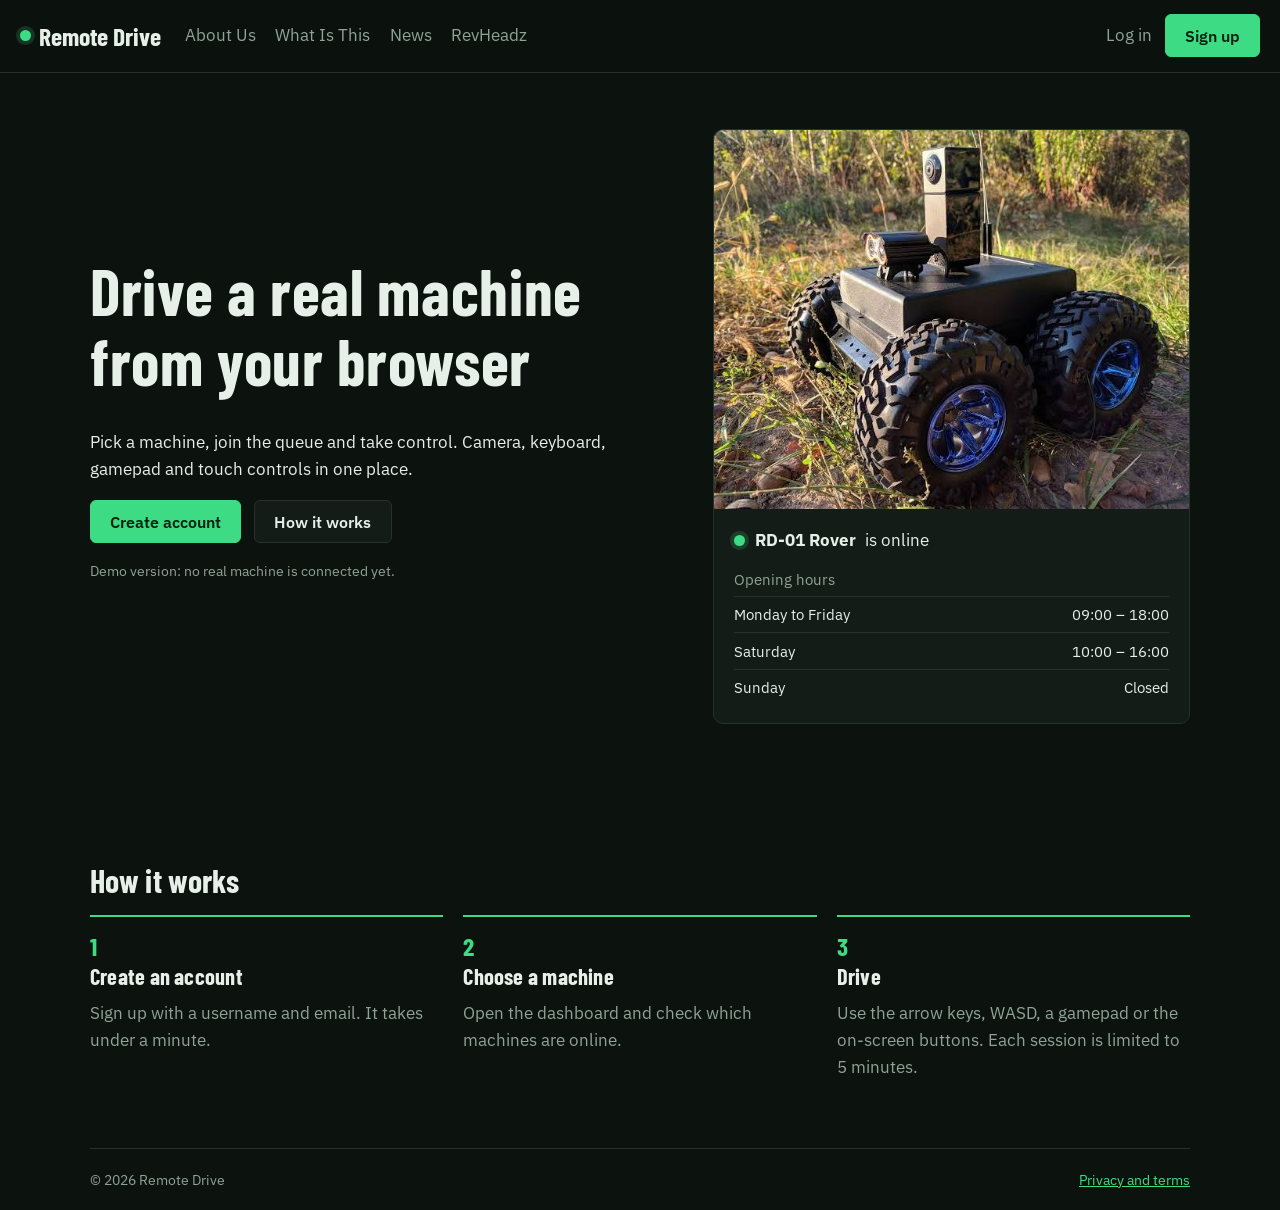
<file: index.html>
﻿<!DOCTYPE html>
<html lang="en">
<head>
<meta charset="UTF-8">
<meta name="viewport" content="width=device-width, initial-scale=1">
<title>Remote Drive</title>
<meta name="description" content="Drive a real machine from your browser. Demo version.">
<link rel="preconnect" href="https://fonts.googleapis.com">
<link rel="preconnect" href="https://fonts.gstatic.com" crossorigin>
<link href="https://fonts.googleapis.com/css2?family=Barlow+Condensed:wght@600;700&family=IBM+Plex+Sans:wght@400;500;600&display=swap" rel="stylesheet">
<link rel="stylesheet" href="styles.css">
<script src="app.js" defer></script>
</head>
<body>

<header class="top">
  <a class="brand" href="#home"><span class="dot"></span>Remote Drive</a>
  <nav class="links" aria-label="Main">
    <a href="#about">About Us</a>
    <a href="#what">What Is This</a>
    <a href="#news">News</a><a href="revheadz.html">RevHeadz</a>
  </nav>
  <div class="auth" id="authNav"></div>
</header>

<main>

<!-- HOME -->
<section data-page="home">
  <div class="hero wrap">
    <div class="hero-text">
      <h1>Drive a real machine from your browser</h1>
      <p>Pick a machine, join the queue and take control. Camera, keyboard, gamepad and touch controls in one place.</p>
      <div class="row">
        <a class="btn primary" href="#register">Create account</a>
        <a class="btn" href="#how">How it works</a>
      </div>
      <p class="note">Demo version: no real machine is connected yet.</p>
    </div>
    <div class="panel status">
      <img src="rc-car.jpg" alt="RC car" style="display:block;width:100%;height:auto" onerror="this.style.display='none';this.nextElementSibling.style.display='block'">
      <svg style="display:none" viewBox="0 0 320 170" role="img" aria-label="Four-wheel robot illustration">
        <rect x="0" y="0" width="320" height="170" fill="#0e1611"/>
        <path d="M0 140H320" stroke="#24322a" stroke-width="2"/>
        <rect x="70" y="80" width="180" height="40" rx="8" fill="#1d2b22" stroke="#3ddc84" stroke-width="2"/>
        <rect x="100" y="64" width="90" height="16" rx="4" fill="#16221a" stroke="#3ddc84" stroke-width="2"/>
        <rect x="205" y="56" width="26" height="24" rx="4" fill="#16221a" stroke="#3ddc84" stroke-width="2"/>
        <circle cx="218" cy="68" r="6" fill="#3ddc84"/>
        <circle cx="100" cy="128" r="20" fill="#0c120e" stroke="#8fa396" stroke-width="4"/>
        <circle cx="220" cy="128" r="20" fill="#0c120e" stroke="#8fa396" stroke-width="4"/>
        <circle cx="100" cy="128" r="6" fill="#8fa396"/>
        <circle cx="220" cy="128" r="6" fill="#8fa396"/>
      </svg>
      <div class="status-body">
        <div class="status-line"><span class="dot"></span><strong>RD-01 Rover</strong> is online</div>
        <table class="hours">
          <caption>Opening hours</caption>
          <tr><td>Monday to Friday</td><td>09:00 – 18:00</td></tr>
          <tr><td>Saturday</td><td>10:00 – 16:00</td></tr>
          <tr><td>Sunday</td><td>Closed</td></tr>
        </table>
      </div>
    </div>
  </div>

  <div class="wrap" id="how">
    <h2>How it works</h2>
    <ol class="steps">
      <li><h3>Create an account</h3><p>Sign up with a username and email. It takes under a minute.</p></li>
      <li><h3>Choose a machine</h3><p>Open the dashboard and check which machines are online.</p></li>
      <li><h3>Drive</h3><p>Use the arrow keys, WASD, a gamepad or the on-screen buttons. Each session is limited to 5 minutes.</p></li>
    </ol>
  </div>
</section>

<!-- ABOUT -->
<section data-page="about" class="wrap narrow">
  <h1>About Us</h1>
  <p>Remote Drive is a student project. The aim is to let anyone drive a small robot over the internet, safely and with a clear queue.</p>
  <p>This first version is the website only. The next stage is connecting an ESP32, a camera and a four-wheel robot.</p>
</section>

<!-- WHAT -->
<section data-page="what" class="wrap narrow">
  <h1>What Is This</h1>
  <p>You control a real machine from far away. You see through its camera and send driving commands with your keyboard, a gamepad or your phone.</p>
  <h2>Right now</h2>
  <p>The driving screen is a simulation. Nothing you press controls real hardware.</p>
  <h2>Later</h2>
  <p>A backend server will handle secure login, the queue, live video and the connection to the robot. Safety controls such as an emergency stop and an automatic timeout will be added first.</p>
</section>

<!-- NEWS -->
<section data-page="news" class="wrap narrow">
  <h1>News</h1>
  <article class="item"><time datetime="2026-11-09">9 November 2026</time><h3>Website started</h3><p>The first demo of Remote Drive is online.</p></article>
  <article class="item"><time datetime="2026-11-16">Planned</time><h3>Robot build</h3><p>Four-wheel chassis, ESP32 and camera.</p></article>
</section>

<!-- LOGIN -->
<section data-page="login" class="wrap form-page">
  <h1>Log in</h1>
  <form id="loginForm" novalidate>
    <label>Username or email<input name="uid" autocomplete="username" required></label>
    <label>Password<input name="pw" type="password" autocomplete="current-password" required></label>
    <p class="error" id="loginError" role="alert"></p>
    <button class="btn primary" type="submit">Log in</button>
  </form>
  <p class="note">Demo only: your password is not saved or checked. Never use a real password here.</p>
  <p>No account? <a href="#register">Create one</a></p>
</section>

<!-- REGISTER -->
<section data-page="register" class="wrap form-page">
  <h1>Create account</h1>
  <form id="regForm" novalidate>
    <label>Username<input name="user" autocomplete="username" required></label>
    <label>Email<input name="email" type="email" autocomplete="email" required></label>
    <label>Password<input name="pw" type="password" autocomplete="new-password" required></label>
    <p class="error" id="regError" role="alert"></p>
    <button class="btn primary" type="submit">Create account</button>
  </form>
  <p class="note">Demo only: accounts live in this browser. Your password is not saved. Never use a real password here.</p>
  <p>Have an account? <a href="#login">Log in</a></p>
</section>

<!-- DASHBOARD -->
<section data-page="dashboard" class="wrap">
  <h1 id="welcome">Welcome</h1>
  <h2>Machines</h2>
  <div class="panel machine">
    <div>
      <div class="status-line"><span class="dot"></span><strong>RD-01 Rover</strong> is online</div>
      <dl class="specs">
        <dt>Type</dt><dd>Four-wheel robot</dd>
        <dt>Controller</dt><dd>ESP32 (planned)</dd>
        <dt>Camera</dt><dd>Front, 480p (planned)</dd>
        <dt>Queue</dt><dd>0 waiting</dd>
      </dl>
    </div>
    <a class="btn primary" href="#drive">Drive</a>
  </div>
  <div class="panel machine off">
    <div>
      <div class="status-line"><span class="dot off"></span><strong>RD-02 Crawler</strong> is offline</div>
      <p class="note">Not built yet.</p>
    </div>
    <span class="btn disabled" aria-disabled="true">Unavailable</span>
  </div>
</section>

<!-- DRIVE -->
<section data-page="drive" class="wrap">
  <div class="drive-head">
    <h1>RD-01 Rover</h1>
    <div class="timer" aria-live="off">Time left <strong id="timer">5:00</strong></div>
  </div>
  <p class="banner">Simulation. These controls do not move any real machine.</p>
  <div class="drive-grid">
    <div class="cam">
      <canvas id="cam" width="640" height="400" aria-label="Simulated camera view"></canvas>
      <div class="cam-tag">Camera preview (simulated)</div>
    </div>
    <div class="side">
      <div class="panel">
        <div class="queue" id="queue">You are driving. 0 people waiting.</div>
        <div class="pad" aria-label="Driving controls">
          <button class="k up" data-k="f" aria-label="Forward">▲</button>
          <button class="k left" data-k="l" aria-label="Left">◀</button>
          <button class="k down" data-k="b" aria-label="Backward">▼</button>
          <button class="k right" data-k="r" aria-label="Right">▶</button>
        </div>
        <button class="btn stop" id="estop">Emergency stop</button>
        <p class="note">Keys: arrows or WASD. Space = emergency stop.</p>
        <button class="btn" id="restart" hidden>Start new session</button>
      </div>
    </div>
  </div>
</section>

<!-- PRIVACY -->
<section data-page="privacy" class="wrap narrow">
  <h1>Privacy and terms</h1>
  <p>This demo stores a username and email in your own browser (localStorage). Nothing is sent to a server.</p>
  <p>localStorage is not secure. Do not enter a real password.</p>
  <p>Use this site at your own risk. The driving controls are a simulation.</p>
</section>

</main>

<footer class="foot wrap">
  <span>© 2026 Remote Drive</span>
  <a href="#privacy">Privacy and terms</a>
</footer>

</body>
</html>
</file>
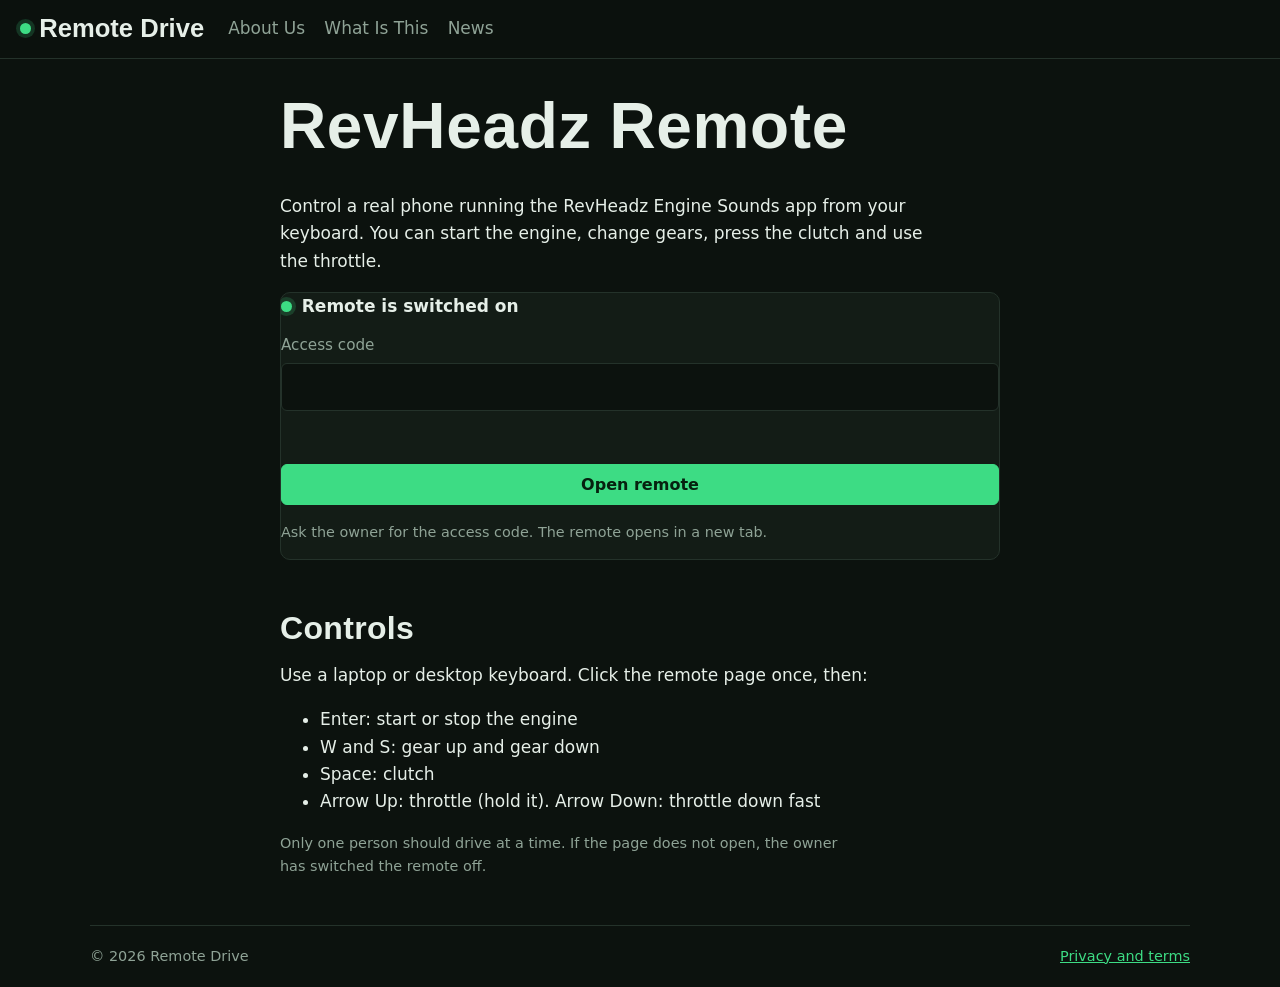
<file: revheadz.html>
<!DOCTYPE html>
<html lang="en">
<head>
<meta charset="UTF-8">
<meta name="viewport" content="width=device-width, initial-scale=1">
<title>RevHeadz Remote - Remote Drive</title>
<link rel="stylesheet" href="styles.css">
<script>document.write('<script src="config.js?t=' + Date.now() + '"><\/script>');</script>
</head>
<body>

<header class="top">
  <a class="brand" href="index.html#home"><span class="dot"></span>Remote Drive</a>
  <nav class="links" aria-label="Main">
    <a href="index.html#about">About Us</a>
    <a href="index.html#what">What Is This</a>
    <a href="index.html#news">News</a>
  </nav>
</header>

<main class="wrap narrow">
  <h1>RevHeadz Remote</h1>
  <p>Control a real phone running the RevHeadz Engine Sounds app from your keyboard. You can start the engine, change gears, press the clutch and use the throttle.</p>

  <div class="panel">
    <div class="status-line"><span class="dot"></span><strong id="state">Checking...</strong></div>
    <form id="f" novalidate>
      <label>Access code<input id="code" type="password" autocomplete="off" required></label>
      <p class="error" id="err" role="alert"></p>
      <button class="btn primary" id="go" type="submit">Open remote</button>
    </form>
    <p class="note">Ask the owner for the access code. The remote opens in a new tab.</p>
  </div>

  <h2>Controls</h2>
  <p>Use a laptop or desktop keyboard. Click the remote page once, then:</p>
  <ul>
    <li>Enter: start or stop the engine</li>
    <li>W and S: gear up and gear down</li>
    <li>Space: clutch</li>
    <li>Arrow Up: throttle (hold it). Arrow Down: throttle down fast</li>
  </ul>
  <p class="note">Only one person should drive at a time. If the page does not open, the owner has switched the remote off.</p>
</main>

<footer class="foot wrap">
  <span>&copy; 2026 Remote Drive</span>
  <a href="index.html#privacy">Privacy and terms</a>
</footer>

<script>
  var url = (window.REVHEADZ_URL || "").replace(/\/+$/, "");
  var state = document.getElementById("state");
  var dot = document.querySelector(".status-line .dot");
  var go = document.getElementById("go");
  var err = document.getElementById("err");

  if (url) {
    state.textContent = "Remote is switched on";
  } else {
    state.textContent = "Remote is switched off";
    dot.classList.add("off");
    go.disabled = true;
  }

  document.getElementById("f").addEventListener("submit", function(e) {
    e.preventDefault();
    var code = document.getElementById("code").value.trim();
    if (!url) { err.textContent = "The remote is switched off right now."; return; }
    if (!code) { err.textContent = "Type the access code first."; return; }
    err.textContent = "";
    window.open(url + "/?code=" + encodeURIComponent(code), "_blank", "noopener");
  });
</script>
</body>
</html>
</file>
<file: styles.css>
:root{
  --bg:#0c120e; --surface:#131c16; --line:#24322a;
  --text:#e6efe8; --muted:#8fa396; --green:#3ddc84; --red:#ff5d5d;
  --head:"Barlow Condensed","Arial Narrow",Arial,sans-serif;
  --body:"IBM Plex Sans",system-ui,"Segoe UI",Arial,sans-serif;
}
*{box-sizing:border-box}
html{scroll-behavior:smooth}
body{margin:0;background:var(--bg);color:var(--text);font:400 17px/1.6 var(--body);min-height:100vh;display:flex;flex-direction:column}
main{flex:1}
a{color:var(--green)}
h1,h2,h3{font-family:var(--head);font-weight:700;line-height:1.1;margin:0 0 .5em;letter-spacing:.01em}
h1{font-size:clamp(2.4rem,6vw,4rem)}
h2{font-size:2rem;margin-top:1.6em}
h3{font-size:1.4rem}
p{margin:0 0 1em;max-width:62ch}
:focus-visible{outline:3px solid var(--green);outline-offset:2px}

.wrap{width:min(1100px,100% - 2.5rem);margin-inline:auto;padding-block:2rem}
.narrow{width:min(720px,100% - 2.5rem)}

/* header */
.top{display:flex;align-items:center;gap:1.5rem;padding:.9rem 1.25rem;border-bottom:1px solid var(--line);position:sticky;top:0;background:rgba(12,18,14,.94);backdrop-filter:blur(6px);z-index:5;flex-wrap:wrap}
.brand{font:700 1.6rem var(--head);color:var(--text);text-decoration:none;display:flex;align-items:center;gap:.5rem}
.links{display:flex;gap:1.2rem;flex:1}
.links a,.auth a{color:var(--muted);text-decoration:none}
.links a:hover,.auth a:hover,.links a.on{color:var(--text)}
.auth{display:flex;gap:.8rem;align-items:center}
.auth .who{color:var(--muted)}

.dot{width:.7rem;height:.7rem;border-radius:50%;background:var(--green);box-shadow:0 0 0 4px rgba(61,220,132,.18);display:inline-block;flex:none}
.dot.off{background:#5b6b60;box-shadow:none}

/* buttons */
.btn{display:inline-block;padding:.65rem 1.2rem;border:1px solid var(--line);border-radius:6px;background:var(--surface);color:var(--text);font:600 1rem var(--body);text-decoration:none;cursor:pointer}
.btn:hover{border-color:var(--green)}
.btn.primary{background:var(--green);color:#06210f;border-color:var(--green)}
.btn.primary:hover{background:#5ff0a0}
.btn.disabled{opacity:.5;cursor:not-allowed}
.btn.stop{background:var(--red);border-color:var(--red);color:#2a0606;width:100%;margin-top:1rem}
.btn.stop.on{background:#2a0606;color:var(--red)}
.row{display:flex;gap:.8rem;flex-wrap:wrap;margin-bottom:1rem}
.note{color:var(--muted);font-size:.9rem}

/* pages */
[data-page]{display:none}
[data-page].show{display:block}

/* hero */
.hero{display:grid;grid-template-columns:1.1fr .9fr;gap:2.5rem;align-items:center;padding-block:3.5rem}
.panel{background:var(--surface);border:1px solid var(--line);border-radius:10px;overflow:hidden}
.status svg{display:block;width:100%;height:auto}
.status-body{padding:1.1rem 1.25rem}
.status-line{display:flex;align-items:center;gap:.6rem;margin-bottom:.8rem}
.hours{width:100%;border-collapse:collapse;font-size:.95rem}
.hours caption{text-align:left;color:var(--muted);padding-bottom:.3rem}
.hours td{padding:.35rem 0;border-top:1px solid var(--line)}
.hours td:last-child{text-align:right}

.steps{list-style:none;counter-reset:s;padding:0;display:grid;grid-template-columns:repeat(3,1fr);gap:1.25rem}
.steps li{counter-increment:s;border-top:2px solid var(--green);padding-top:.8rem}
.steps li::before{content:counter(s);font:700 1.6rem var(--head);color:var(--green)}
.steps p{color:var(--muted)}

.item{border-top:1px solid var(--line);padding-top:1rem;margin-top:1.2rem}
.item time{color:var(--muted);font-size:.9rem}

/* forms */
.form-page{width:min(440px,100% - 2.5rem)}
form{display:grid;gap:1rem;margin-bottom:1rem}
label{display:grid;gap:.35rem;color:var(--muted);font-size:.95rem}
input{padding:.7rem .8rem;border-radius:6px;border:1px solid var(--line);background:var(--bg);color:var(--text);font:inherit}
input:focus{border-color:var(--green);outline:none;box-shadow:0 0 0 3px rgba(61,220,132,.25)}
.error{color:var(--red);min-height:1.2em;margin:0}

/* dashboard */
.machine{display:flex;justify-content:space-between;align-items:center;gap:1rem;padding:1.25rem;margin-bottom:1rem;flex-wrap:wrap}
.machine.off{opacity:.7}
.specs{display:grid;grid-template-columns:auto 1fr;gap:.2rem 1.2rem;margin:0}
.specs dt{color:var(--muted)}
.specs dd{margin:0}

/* drive */
.drive-head{display:flex;justify-content:space-between;align-items:baseline;gap:1rem;flex-wrap:wrap}
.timer{color:var(--muted)}
.timer strong{font:700 2rem var(--head);color:var(--text);margin-left:.4rem}
.banner{background:rgba(61,220,132,.1);border:1px solid var(--green);border-radius:6px;padding:.5rem .8rem;max-width:none}
.drive-grid{display:grid;grid-template-columns:1fr 300px;gap:1.25rem}
.cam{position:relative;border:1px solid var(--line);border-radius:10px;overflow:hidden;background:#000}
.cam canvas{display:block;width:100%;height:auto}
.cam-tag{position:absolute;left:.7rem;top:.7rem;background:rgba(0,0,0,.65);padding:.15rem .6rem;border-radius:4px;font-size:.85rem}
.side .panel{padding:1.25rem}
.queue{padding-bottom:1rem;border-bottom:1px solid var(--line);margin-bottom:1.2rem}
.pad{display:grid;grid-template-columns:repeat(3,76px);grid-template-areas:". up ." "left down right";gap:.5rem;justify-content:center}
.k{height:76px;border-radius:10px;border:1px solid var(--line);background:var(--bg);color:var(--text);font-size:1.6rem;cursor:pointer;touch-action:none;user-select:none;-webkit-user-select:none}
.k.up{grid-area:up}.k.left{grid-area:left}.k.down{grid-area:down}.k.right{grid-area:right}
.k.active{background:var(--green);color:#06210f;border-color:var(--green)}
.k:disabled{opacity:.4}

.foot{display:flex;justify-content:space-between;gap:1rem;border-top:1px solid var(--line);color:var(--muted);font-size:.9rem;padding-block:1.2rem}

@media (max-width:820px){
  .hero,.drive-grid,.steps{grid-template-columns:1fr}
  .hero{padding-block:2rem}
  .links{order:3;flex-basis:100%}
}
@media (prefers-reduced-motion:reduce){html{scroll-behavior:auto}}
</file>
